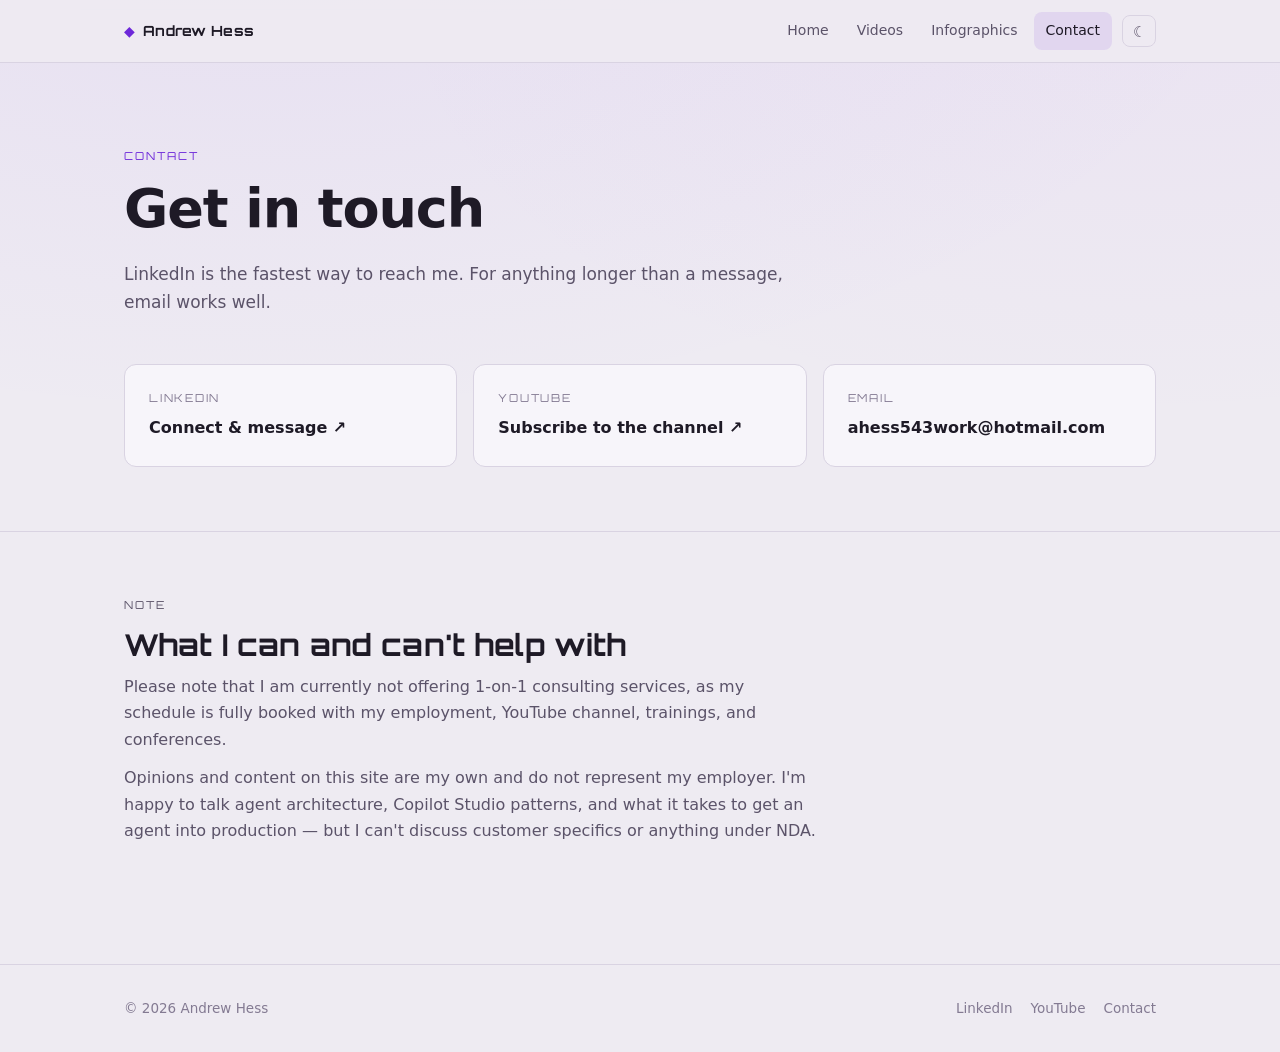
<file: contact.html>
<!DOCTYPE html>
<html lang="en" data-theme="dark">
<head>
<meta charset="utf-8">
<meta name="viewport" content="width=device-width, initial-scale=1">
<title>Contact — Andrew Hess</title>
<meta name="description" content="Get in touch with Andrew Hess — LinkedIn, YouTube, and email.">
<link rel="preconnect" href="https://fonts.googleapis.com">
<link rel="preconnect" href="https://fonts.gstatic.com" crossorigin>
<link rel="stylesheet" href="https://fonts.googleapis.com/css2?family=Orbitron:wght@400..900&display=swap">
<link rel="stylesheet" href="assets/css/styles.css?v=202608242310">
<link rel="icon" href="data:image/svg+xml,<svg xmlns='http://www.w3.org/2000/svg' viewBox='0 0 32 32'><text y='25' x='3' font-size='24' font-family='monospace' fill='%23a78bfa'>A</text></svg>">
<script src="assets/js/site.js?v=202608242310"></script>
</head>
<body>
<a class="skip-link" href="#main">Skip to content</a>

<header class="site-header">
  <div class="wrap">
    <a class="brand" href="index.html"><span class="brand-mark">&#9670;</span><span class="brand-full">Andrew Hess</span></a>
    <nav class="nav" aria-label="Main">
      <a href="index.html">Home</a>
      <a href="videos.html">Videos</a>
      <a href="infographics.html">Infographics</a>
      <a href="contact.html">Contact</a>
      <button class="theme-toggle" type="button" aria-label="Toggle theme">&#9728;</button>
    </nav>
  </div>
</header>

<main id="main">

  <section class="hero">
    <div class="wrap">
      <p class="eyebrow">Contact</p>
      <h1>Get in touch</h1>
      <p class="lede">
        LinkedIn is the fastest way to reach me. For anything longer than a message,
        email works well.
      </p>
    </div>
  </section>

  <section class="section">
    <div class="wrap">
      <div class="contact-grid">
        <a class="contact-card" href="https://www.linkedin.com/in/andrewhess123/" target="_blank" rel="noopener noreferrer">
          <div class="label">LinkedIn</div>
          <div class="value">Connect &amp; message &#8599;</div>
        </a>
        <a class="contact-card" href="https://www.youtube.com/@andrewhess123" target="_blank" rel="noopener noreferrer">
          <div class="label">YouTube</div>
          <div class="value">Subscribe to the channel &#8599;</div>
        </a>
        <a class="contact-card" href="mailto:ahess543work@hotmail.com">
          <div class="label">Email</div>
          <div class="value">ahess543work@hotmail.com</div>
        </a>
      </div>
    </div>
  </section>

  <section class="section">
    <div class="wrap">
      <div class="section-head">
        <p class="eyebrow">Note</p>
        <h2>What I can and can't help with</h2>
        <p style="margin-bottom: 12px;">
          Please note that I am currently not offering 1-on-1 consulting services, as my schedule is fully booked with my employment, YouTube channel, trainings, and conferences.
        </p>
        <p>
          Opinions and content on this site are my own and do not represent my employer.
          I'm happy to talk agent architecture, Copilot Studio patterns, and what it takes
          to get an agent into production &mdash; but I can't discuss customer specifics
          or anything under NDA.
        </p>
      </div>
    </div>
  </section>

</main>

<footer class="site-footer">
  <div class="wrap">
    <p>&copy; <span id="year">2026</span> Andrew Hess</p>
    <div class="footer-links">
      <a href="https://www.linkedin.com/in/andrewhess123/" target="_blank" rel="noopener noreferrer">LinkedIn</a>
      <a href="https://www.youtube.com/@andrewhess123" target="_blank" rel="noopener noreferrer">YouTube</a>
      <a href="contact.html">Contact</a>
    </div>
  </div>
</footer>
</body>
</html>
</file>
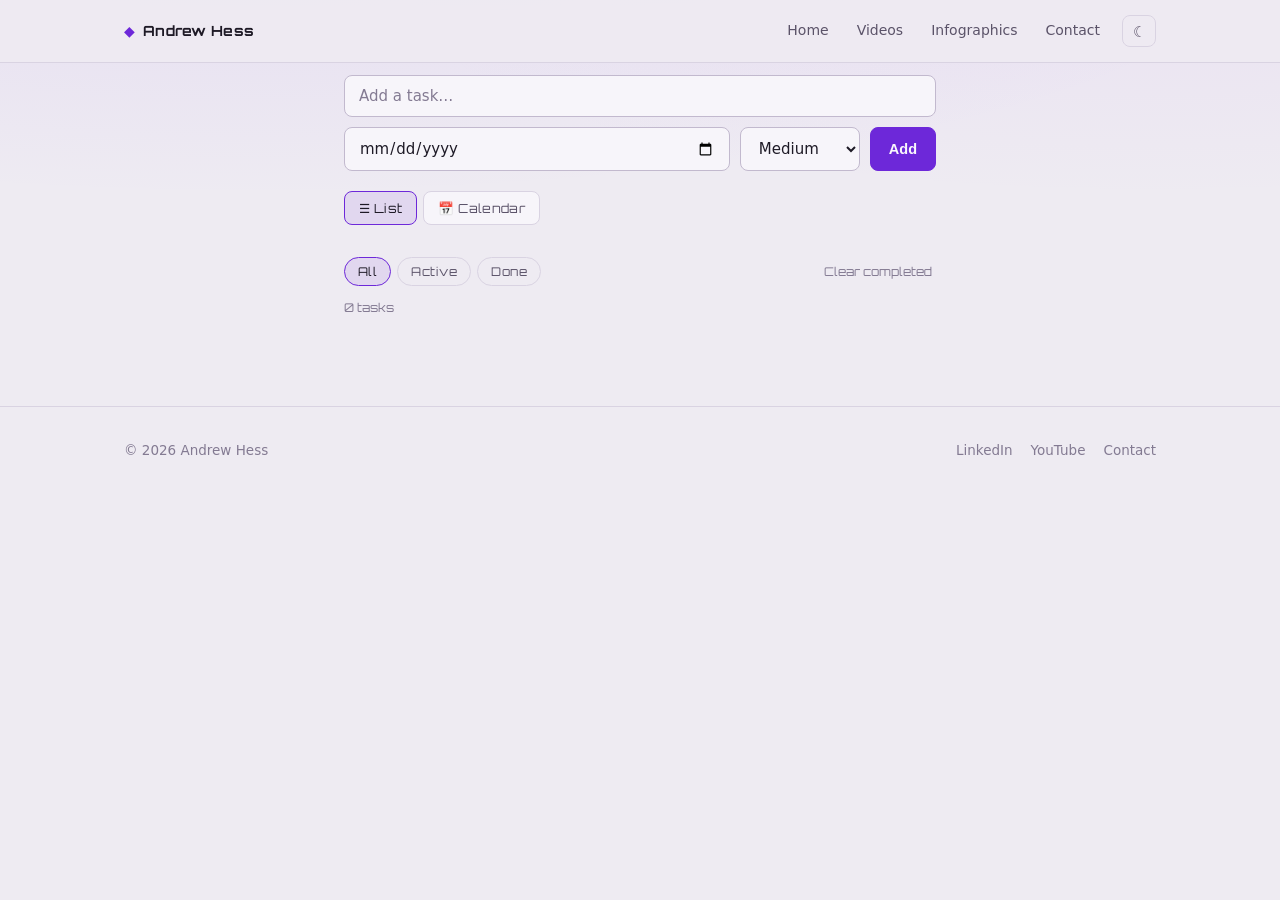
<file: tasklist.html>
<!DOCTYPE html>
<html lang="en" data-theme="dark">
<head>
<meta charset="utf-8">
<meta name="viewport" content="width=device-width, initial-scale=1">
<title>Tasks — Andrew Hess</title>
<meta name="robots" content="noindex, nofollow">
<link rel="preconnect" href="https://fonts.googleapis.com">
<link rel="preconnect" href="https://fonts.gstatic.com" crossorigin>
<link rel="stylesheet" href="https://fonts.googleapis.com/css2?family=Orbitron:wght@400..900&display=swap">
<link rel="stylesheet" href="assets/css/styles.css?v=202608242310">
<link rel="stylesheet" href="assets/css/tasklist.css?v=202609061146">
<link rel="icon" href="data:image/svg+xml,<svg xmlns='http://www.w3.org/2000/svg' viewBox='0 0 32 32'><text y='25' x='3' font-size='24' font-family='monospace' fill='%23a78bfa'>A</text></svg>">
<script src="assets/js/site.js?v=202608242310"></script>
</head>
<body>
<a class="skip-link" href="#main">Skip to content</a>

<header class="site-header">
  <div class="wrap">
    <a class="brand" href="index.html"><span class="brand-mark">&#9670;</span><span class="brand-full">Andrew Hess</span></a>
    <nav class="nav" aria-label="Main">
      <a href="index.html">Home</a>
      <a href="videos.html">Videos</a>
      <a href="infographics.html">Infographics</a>
      <a href="contact.html">Contact</a>
      <button class="theme-toggle" type="button" aria-label="Toggle theme">&#9728;</button>
    </nav>
  </div>
</header>

<main id="main">

  <section class="section" style="padding-top: 12px;">
    <div class="wrap wrap-narrow">

      <form id="task-form" class="task-form">
        <input
          id="task-input"
          type="text"
          name="task"
          placeholder="Add a task&hellip;"
          autocomplete="off"
          maxlength="200"
          required
        >
        <input
          id="task-date"
          type="date"
          name="date"
          aria-label="Due date"
        >
        <select id="task-priority" name="priority" aria-label="Priority">
          <option value="low">Low</option>
          <option value="medium" selected>Medium</option>
          <option value="high">High</option>
        </select>
        <button class="btn btn-primary" type="submit">Add</button>
      </form>

      <div class="view-toggle" role="group" aria-label="Switch view">
        <button class="view-btn is-active" type="button" data-view="list">&#9776; List</button>
        <button class="view-btn" type="button" data-view="calendar">&#128197; Calendar</button>
      </div>

      <div id="list-view" class="view-panel">
        <ul id="task-list" class="task-list"></ul>
        <p id="task-empty" class="state" hidden>No tasks yet &mdash; add one above.</p>
        <div class="task-toolbar">
          <div class="task-filters" role="group" aria-label="Filter tasks">
            <button class="filter-btn is-active" type="button" data-filter="all">All</button>
            <button class="filter-btn" type="button" data-filter="active">Active</button>
            <button class="filter-btn" type="button" data-filter="done">Done</button>
          </div>
          <button class="task-clear" id="clear-done" type="button">Clear completed</button>
        </div>
        <p class="task-count"><span id="task-count-text">0 tasks</span></p>
      </div>

      <div id="calendar-view" class="view-panel" hidden>
        <div class="cal-nav">
          <button class="cal-nav-btn" id="cal-prev" type="button" aria-label="Previous month">&#8592;</button>
          <h2 id="cal-title" class="cal-title">&nbsp;</h2>
          <button class="cal-nav-btn" id="cal-next" type="button" aria-label="Next month">&#8594;</button>
        </div>
        <div class="cal-weekdays">
          <span>S</span><span>M</span><span>T</span><span>W</span><span>T</span><span>F</span><span>S</span>
        </div>
        <div id="cal-grid" class="cal-grid"></div>
      </div>

    </div>
  </section>

</main>

<div id="task-modal-backdrop" class="task-modal-backdrop" hidden>
  <div class="task-modal" role="dialog" aria-modal="true" aria-labelledby="task-modal-text">
    <p id="task-modal-text" class="task-modal-text"></p>
    <p id="task-modal-date" class="task-modal-date"></p>
    <button id="task-modal-close" class="task-modal-close" type="button">Close</button>
  </div>
</div>

<div id="edit-modal-backdrop" class="task-modal-backdrop" hidden>
  <div class="task-modal" role="dialog" aria-modal="true" aria-labelledby="edit-modal-title">
    <p id="edit-modal-title" class="task-modal-text">Edit task</p>
    <form id="edit-modal-form" class="edit-modal-form">
      <label class="edit-modal-label" for="edit-task-text">Task</label>
      <input id="edit-task-text" type="text" maxlength="200" required>

      <label class="edit-modal-label" for="edit-task-date">Due date</label>
      <input id="edit-task-date" type="date">

      <label class="edit-modal-label" for="edit-task-priority">Priority</label>
      <select id="edit-task-priority">
        <option value="low">Low</option>
        <option value="medium">Medium</option>
        <option value="high">High</option>
      </select>

      <div class="edit-modal-actions">
        <button id="edit-modal-cancel" class="task-modal-close task-modal-close-secondary" type="button">Cancel</button>
        <button class="task-modal-close" type="submit">Save</button>
      </div>
    </form>
  </div>
</div>

<footer class="site-footer">
  <div class="wrap">
    <p>&copy; <span id="year">2026</span> Andrew Hess</p>
    <div class="footer-links">
      <a href="https://www.linkedin.com/in/andrewhess123/" target="_blank" rel="noopener noreferrer">LinkedIn</a>
      <a href="https://www.youtube.com/@andrewhess123" target="_blank" rel="noopener noreferrer">YouTube</a>
      <a href="contact.html">Contact</a>
    </div>
  </div>
</footer>

<script src="assets/js/tasklist.js?v=202609061136"></script>
</body>
</html>
</file>
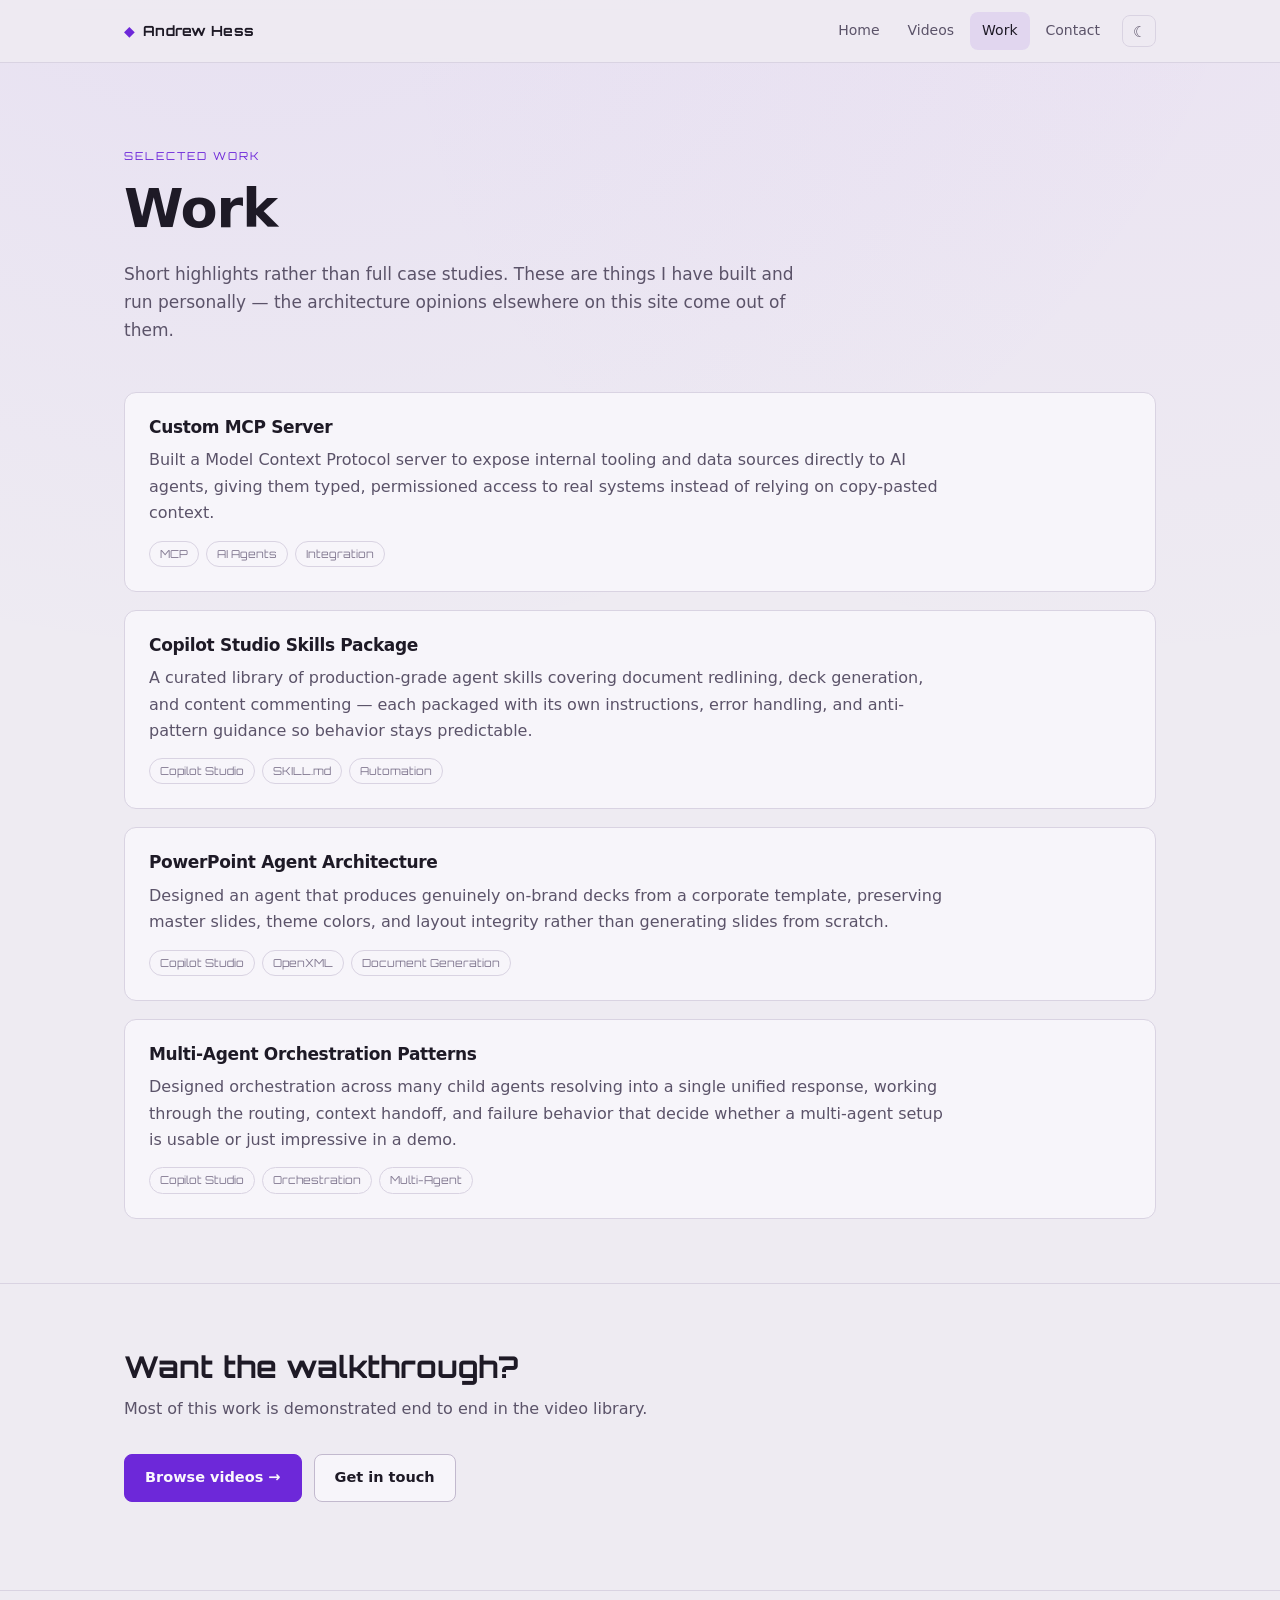
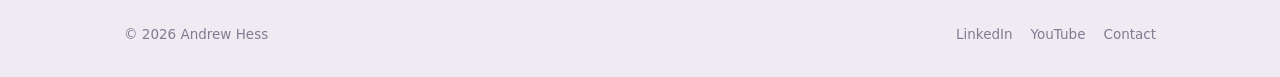
<file: work.html>
<!DOCTYPE html>
<html lang="en" data-theme="dark">
<head>
<meta charset="utf-8">
<meta name="viewport" content="width=device-width, initial-scale=1">
<title>Work — Andrew Hess</title>
<meta name="description" content="Selected hands-on projects by Andrew Hess, including custom MCP server work, Copilot Studio skills packages, and document generation agents.">
<link rel="preconnect" href="https://fonts.googleapis.com">
<link rel="preconnect" href="https://fonts.gstatic.com" crossorigin>
<link rel="stylesheet" href="https://fonts.googleapis.com/css2?family=Orbitron:wght@400..900&display=swap">
<link rel="stylesheet" href="assets/css/styles.css?v=202608242310">
<link rel="icon" href="data:image/svg+xml,<svg xmlns='http://www.w3.org/2000/svg' viewBox='0 0 32 32'><text y='25' x='3' font-size='24' font-family='monospace' fill='%23a78bfa'>A</text></svg>">
<script src="assets/js/site.js?v=202608242310"></script>
</head>
<body>
<a class="skip-link" href="#main">Skip to content</a>

<header class="site-header">
  <div class="wrap">
    <a class="brand" href="index.html"><span class="brand-mark">&#9670;</span><span class="brand-full">Andrew Hess</span></a>
    <nav class="nav" aria-label="Main">
      <a href="index.html">Home</a>
      <a href="videos.html">Videos</a>
      <a href="work.html">Work</a>
      <a href="contact.html">Contact</a>
      <button class="theme-toggle" type="button" aria-label="Toggle theme">&#9728;</button>
    </nav>
  </div>
</header>

<main id="main">

  <section class="hero">
    <div class="wrap">
      <p class="eyebrow">Selected work</p>
      <h1>Work</h1>
      <p class="lede">
        Short highlights rather than full case studies. These are things I have built
        and run personally &mdash; the architecture opinions elsewhere on this site come
        out of them.
      </p>
    </div>
  </section>

  <section class="section">
    <div class="wrap">
      <div id="project-list" class="project-list">
        <p class="state">Loading&hellip;</p>
      </div>
    </div>
  </section>

  <section class="section">
    <div class="wrap">
      <div class="section-head">
        <h2>Want the walkthrough?</h2>
        <p>Most of this work is demonstrated end to end in the video library.</p>
      </div>
      <div class="actions">
        <a class="btn btn-primary" href="videos.html">Browse videos &#8594;</a>
        <a class="btn" href="contact.html">Get in touch</a>
      </div>
    </div>
  </section>

</main>

<footer class="site-footer">
  <div class="wrap">
    <p>&copy; <span id="year">2026</span> Andrew Hess</p>
    <div class="footer-links">
      <a href="https://www.linkedin.com/in/andrewhess123/" target="_blank" rel="noopener noreferrer">LinkedIn</a>
      <a href="https://www.youtube.com/@andrewhess123" target="_blank" rel="noopener noreferrer">YouTube</a>
      <a href="contact.html">Contact</a>
    </div>
  </div>
</footer>

<script src="assets/js/projects.js?v=202608242310"></script>
</body>
</html>
</file>
<file: assets/css/styles.css>
/* ==========================================================================
   Andrew Hess — personal site
   Plain CSS. No build step. Dark-first with a light theme via [data-theme].
   ========================================================================== */

/* ---- Tokens ---- */
:root {
  --bg: #0c0913;
  --bg-tint-a: rgba(139, 92, 246, 0.10);
  --bg-tint-b: rgba(192, 132, 252, 0.06);
  --surface: #16111f;
  --surface-2: #1d1729;
  --border: #2a2238;
  --border-strong: #3a2f4d;
  --text: #ece9f2;
  --text-muted: #a49cb4;
  --text-dim: #776e86;
  --accent: #a78bfa;
  --accent-soft: rgba(167, 139, 250, 0.14);
  --accent-2: #d8b4fe;

  --font-sans: ui-sans-serif, system-ui, -apple-system, "Segoe UI", Roboto,
    "Helvetica Neue", Arial, sans-serif;
  --font-display: "Orbitron", ui-sans-serif, system-ui, "Segoe UI", sans-serif;
  --font-mono: ui-monospace, "Cascadia Mono", "SF Mono", Menlo, Consolas,
    "Liberation Mono", monospace;

  --max-w: 1080px;
  --radius: 12px;
  --radius-sm: 8px;
}

[data-theme="light"] {
  --bg: #eeebf2;
  --bg-tint-a: rgba(124, 58, 237, 0.07);
  --bg-tint-b: rgba(168, 85, 247, 0.05);
  --surface: #f7f5fa;
  --surface-2: #e8e4ee;
  --border: #d9d3e2;
  --border-strong: #c2b9ce;
  --text: #1e1a26;
  --text-muted: #5b5369;
  --text-dim: #837a92;
  --accent: #6d28d9;
  --accent-soft: rgba(109, 40, 217, 0.10);
  --accent-2: #9333ea;
}

/* ---- Base ---- */
*,
*::before,
*::after {
  box-sizing: border-box;
}

html {
  scroll-behavior: smooth;
}

body {
  margin: 0;
  background-color: var(--bg);
  background-image:
    radial-gradient(ellipse 80% 50% at 20% -10%, var(--bg-tint-a), transparent),
    radial-gradient(ellipse 60% 40% at 90% 0%, var(--bg-tint-b), transparent);
  background-repeat: no-repeat;
  color: var(--text);
  font-family: var(--font-sans);
  font-size: 16px;
  line-height: 1.65;
  -webkit-font-smoothing: antialiased;
  text-rendering: optimizeLegibility;
}

img {
  max-width: 100%;
  display: block;
}

a {
  color: var(--accent);
  text-decoration: none;
}

a:hover {
  text-decoration: underline;
}

h1,
h2,
h3 {
  line-height: 1.2;
  letter-spacing: -0.02em;
  margin: 0;
  font-weight: 650;
}

/* Orbitron is a display face — used for section headings and short labels only,
   never for body copy or the name, where its width hurts readability. */
h2 {
  font-family: var(--font-display);
  font-weight: 700;
  letter-spacing: 0.005em;
  line-height: 1.28;
}

p {
  margin: 0;
}

:focus-visible {
  outline: 2px solid var(--accent);
  outline-offset: 3px;
  border-radius: 4px;
}

.wrap {
  width: 100%;
  max-width: var(--max-w);
  margin-inline: auto;
  padding-inline: 24px;
}

.skip-link {
  position: absolute;
  left: -9999px;
}

.skip-link:focus {
  left: 16px;
  top: 16px;
  z-index: 100;
  background: var(--surface);
  border: 1px solid var(--accent);
  padding: 10px 16px;
  border-radius: var(--radius-sm);
}

/* ---- Eyebrow / small caps label ---- */
.eyebrow {
  font-family: var(--font-display);
  font-size: 11px;
  letter-spacing: 0.18em;
  text-transform: uppercase;
  color: var(--accent);
  margin-bottom: 12px;
}

/* ---- Header ---- */
.site-header {
  position: sticky;
  top: 0;
  z-index: 50;
  background: color-mix(in srgb, var(--bg) 88%, transparent);
  backdrop-filter: blur(10px);
  border-bottom: 1px solid var(--border);
}

.site-header .wrap {
  display: flex;
  align-items: center;
  justify-content: space-between;
  gap: 16px;
  height: 62px;
}

.brand {
  font-family: var(--font-display);
  font-weight: 700;
  font-size: 14px;
  letter-spacing: 0.02em;
  color: var(--text);
}

.brand:hover {
  text-decoration: none;
  color: var(--accent);
}

.brand .brand-mark {
  font-family: var(--font-display);
  color: var(--accent);
  margin-right: 8px;
}

.nav {
  display: flex;
  align-items: center;
  gap: 4px;
}

.nav a {
  color: var(--text-muted);
  font-size: 14px;
  padding: 7px 12px;
  border-radius: var(--radius-sm);
}

.nav a:hover {
  color: var(--text);
  background: var(--surface-2);
  text-decoration: none;
}

.nav a[aria-current="page"] {
  color: var(--text);
  background: var(--accent-soft);
}

.theme-toggle {
  margin-left: 6px;
  width: 34px;
  height: 32px;
  display: inline-grid;
  place-items: center;
  font-size: 15px;
  line-height: 1;
  cursor: pointer;
  color: var(--text-muted);
  background: transparent;
  border: 1px solid var(--border);
  border-radius: var(--radius-sm);
}

.theme-toggle:hover {
  color: var(--text);
  border-color: var(--border-strong);
}

/* ---- Hero ---- */
.hero {
  position: relative;
  padding: 84px 0 20px;
}

.home-showcase {
  position: relative;
}

.home-showcase::before {
  content: "";
  position: absolute;
  inset: 0;
  background:
    linear-gradient(
      to bottom,
      transparent 65%,
      var(--bg) 100%
    ),
    linear-gradient(
      90deg,
      var(--bg) 0%,
      color-mix(in srgb, var(--bg) 78%, transparent) 42%,
      color-mix(in srgb, var(--bg) 38%, transparent) 100%
    ),
    url("../img/cat-hero-background.png") center center / cover no-repeat;
  pointer-events: none;
}

.hero > .wrap,
.featured-section {
  position: relative;
}

/* The first section after the hero sits tight against it — no divider,
   minimal gap, so the featured content pulls up into view. */
.hero + .section {
  padding-top: 12px;
}

.hero h1 {
  font-size: clamp(34px, 6vw, 54px);
  margin-bottom: 18px;
}

/* Two-column hero: circular portrait on the left, copy to its right. */
.hero-grid {
  display: grid;
  grid-template-columns: auto minmax(0, 1fr);
  align-items: center;
  gap: 40px;
}

.hero-copy {
  min-width: 0;
}

.hero-copy .actions {
  align-items: center;
}

.hero-mascot {
  position: absolute;
  right: -20px;
  bottom: -8px;
  width: 112px;
  height: auto;
  filter: drop-shadow(0 4px 6px rgba(0, 0, 0, 0.22));
  pointer-events: none;
}

.hero-portrait {
  position: relative;
  justify-self: start;
}

.hero-photo {
  display: block;
  width: clamp(160px, 20vw, 232px);
  height: auto;
  aspect-ratio: 1 / 1;
  object-fit: cover;
  border-radius: 50%;
  border: 1px solid var(--border-strong);
  box-shadow: 0 0 0 6px var(--surface), 0 18px 40px rgba(0, 0, 0, 0.28);
}

.hero .org {
  font-family: var(--font-display);
  font-size: clamp(12.5px, 1.8vw, 15px);
  color: var(--text-muted);
  font-weight: 600;
  letter-spacing: 0.06em;
  margin-bottom: 26px;
}

.hero .lede {
  font-size: 17px;
  color: var(--text-muted);
  max-width: 62ch;
  margin-bottom: 16px;
}

.hero .lede strong {
  color: var(--text);
  font-weight: 600;
}

/* ---- Buttons ---- */
.actions {
  display: flex;
  flex-wrap: wrap;
  gap: 12px;
  margin-top: 30px;
}

.btn {
  display: inline-flex;
  align-items: center;
  gap: 9px;
  font-size: 14.5px;
  font-weight: 550;
  padding: 11px 20px;
  border-radius: var(--radius-sm);
  border: 1px solid var(--border-strong);
  color: var(--text);
  background: var(--surface);
  cursor: pointer;
  transition: border-color 0.18s ease, background 0.18s ease, color 0.18s ease;
}

.btn-sm {
  font-size: 13px;
  padding: 7px 14px;
}

.btn:hover {
  text-decoration: none;
  border-color: var(--accent);
  color: var(--accent);
}

.btn-primary {
  background: var(--accent);
  border-color: var(--accent);
  color: #150e21;
}

.btn-primary:hover {
  color: #150e21;
  filter: brightness(1.08);
}

[data-theme="light"] .btn-primary {
  color: #faf8fc;
}

[data-theme="light"] .btn-primary:hover {
  color: #faf8fc;
}

/* ---- Sections ---- */
.section {
  padding: 64px 0;
  border-bottom: 1px solid var(--border);
}

.section:last-of-type {
  border-bottom: 0;
}

.section-head {
  margin-bottom: 32px;
  max-width: 68ch;
}

.section-head h2 {
  font-size: clamp(23px, 3.4vw, 30px);
  margin-bottom: 10px;
}

.section-head p {
  color: var(--text-muted);
}

/* ---- Capability grid ---- */
.cap-grid {
  display: grid;
  grid-template-columns: repeat(auto-fit, minmax(240px, 1fr));
  gap: 16px;
}

.cap {
  background: var(--surface);
  border: 1px solid var(--border);
  border-radius: var(--radius);
  padding: 22px;
}

.cap h3 {
  font-size: 15px;
  margin-bottom: 12px;
}

.cap ul {
  margin: 0;
  padding: 0;
  list-style: none;
  display: flex;
  flex-wrap: wrap;
  gap: 7px;
}

.cap li {
  font-family: var(--font-display);
  font-size: 12px;
  color: var(--text-muted);
  background: var(--surface-2);
  border: 1px solid var(--border);
  border-radius: 999px;
  padding: 4px 11px;
}

/* ---- Proof points ---- */
.proof {
  display: grid;
  grid-template-columns: repeat(auto-fit, minmax(220px, 1fr));
  gap: 16px;
}

.proof-item {
  border-left: 2px solid var(--accent);
  padding: 4px 0 4px 18px;
}

.proof-item h3 {
  font-size: 15px;
  margin-bottom: 6px;
}

.proof-item p {
  font-size: 14.5px;
  color: var(--text-muted);
}

/* ---- Video library ---- */
.video-cat {
  margin-bottom: 56px;
}

.video-cat:last-child {
  margin-bottom: 0;
}

.cat-head {
  display: flex;
  align-items: baseline;
  justify-content: space-between;
  gap: 16px;
  flex-wrap: wrap;
  padding-bottom: 12px;
  margin-bottom: 24px;
  border-bottom: 1px solid var(--border);
}

.cat-head h2 {
  font-size: 21px;
}

.cat-head .count {
  font-family: var(--font-display);
  font-size: 12px;
  color: var(--text-dim);
}

.cat-head p {
  flex-basis: 100%;
  color: var(--text-muted);
  font-size: 14.5px;
}

.video-grid {
  display: grid;
  grid-template-columns: repeat(auto-fill, minmax(290px, 1fr));
  gap: 22px;
}

.featured-head {
  max-width: none;
  display: flex;
  align-items: end;
  justify-content: space-between;
  gap: 24px;
}

.featured-head p {
  text-align: right;
}

.featured-head .btn {
  border: 1px solid var(--accent);
}

.featured-wrap {
  max-width: 1680px;
}

.section.featured-section {
  padding-bottom: 28px;
}

.home-showcase + .section {
  padding-top: 28px;
}

.featured-grid {
  grid-template-columns: repeat(5, minmax(0, 1fr));
  gap: 18px;
}

@media (max-width: 1200px) {
  .featured-grid {
    grid-template-columns: repeat(3, minmax(0, 1fr));
  }
}

.video-card {
  display: flex;
  flex-direction: column;
  background: var(--surface);
  border: 1px solid var(--border);
  border-radius: var(--radius);
  overflow: hidden;
  color: inherit;
  transition: border-color 0.18s ease, transform 0.18s ease;
}

a.video-card:hover {
  text-decoration: none;
  border-color: var(--accent);
  transform: translateY(-3px);
}

.video-thumb {
  position: relative;
  aspect-ratio: 16 / 9;
  background: var(--surface-2);
  overflow: hidden;
}

.video-thumb img {
  width: 100%;
  height: 100%;
  object-fit: cover;
}

/* placeholder shown when a video has no URL yet */
.video-thumb.is-empty {
  display: grid;
  place-items: center;
  background:
    linear-gradient(135deg, var(--surface-2), var(--surface));
  border-bottom: 1px solid var(--border);
}

.video-thumb.is-empty span {
  font-family: var(--font-display);
  font-size: 11px;
  letter-spacing: 0.14em;
  text-transform: uppercase;
  color: var(--text-dim);
}

.play-badge {
  position: absolute;
  inset: 0;
  display: grid;
  place-items: center;
  background: rgba(18, 10, 28, 0.34);
  opacity: 0;
  transition: opacity 0.18s ease;
}

a.video-card:hover .play-badge {
  opacity: 1;
}

.play-badge span {
  width: 48px;
  height: 48px;
  border-radius: 50%;
  display: grid;
  place-items: center;
  background: var(--accent);
  color: #150e21;
  font-size: 15px;
  padding-left: 3px;
}

.video-body {
  padding: 18px 18px 20px;
  display: flex;
  flex-direction: column;
  gap: 8px;
  flex: 1;
}

.video-body h3 {
  font-size: 16px;
}

.video-body p {
  font-size: 14px;
  color: var(--text-muted);
}

.video-meta {
  margin-top: auto;
  padding-top: 6px;
  font-family: var(--font-display);
  font-size: 11px;
  letter-spacing: 0.1em;
  text-transform: uppercase;
  color: var(--text-dim);
}

.featured-flag {
  color: var(--accent-2);
}

/* ---- Work / projects ---- */
.project-list {
  display: grid;
  gap: 18px;
}

.project {
  background: var(--surface);
  border: 1px solid var(--border);
  border-radius: var(--radius);
  padding: 24px;
}

.project h3 {
  font-size: 17px;
  margin-bottom: 10px;
}

.project p {
  color: var(--text-muted);
  max-width: 78ch;
}

.tags {
  display: flex;
  flex-wrap: wrap;
  gap: 7px;
  margin-top: 14px;
}

.tags span {
  font-family: var(--font-display);
  font-size: 11px;
  color: var(--text-dim);
  border: 1px solid var(--border);
  border-radius: 999px;
  padding: 3px 10px;
}

/* ---- Infographics ---- */
.infographic-grid {
  display: grid;
  grid-template-columns: repeat(auto-fill, minmax(320px, 1fr));
  gap: 24px;
}

.infographic-card {
  display: flex;
  flex-direction: column;
  background: var(--surface);
  border: 1px solid var(--border);
  border-radius: var(--radius);
  overflow: hidden;
  transition: border-color 0.18s ease, transform 0.18s ease, box-shadow 0.18s ease;
}

.infographic-card:hover {
  border-color: var(--accent);
  transform: translateY(-3px);
  box-shadow: 0 12px 30px rgba(0, 0, 0, 0.25);
}

.infographic-thumb-wrap {
  position: relative;
  background: var(--surface-2);
  border-bottom: 1px solid var(--border);
  overflow: hidden;
  cursor: pointer;
  aspect-ratio: 4 / 5;
  display: flex;
  align-items: center;
  justify-content: center;
}

.infographic-thumb-wrap img {
  width: 100%;
  height: 100%;
  object-fit: cover;
  object-position: top center;
  transition: transform 0.22s ease;
}

.infographic-card:hover .infographic-thumb-wrap img {
  transform: scale(1.02);
}

.infographic-badge {
  position: absolute;
  top: 12px;
  left: 12px;
  font-family: var(--font-display);
  font-size: 12px;
  font-weight: 700;
  letter-spacing: 0.08em;
  background: var(--surface);
  color: var(--accent);
  border: 1px solid var(--border-strong);
  border-radius: 999px;
  padding: 4px 11px;
  box-shadow: 0 2px 8px rgba(0, 0, 0, 0.4);
  z-index: 2;
}

[data-theme="light"] .infographic-badge {
  background: #ffffff;
  color: var(--accent);
  border-color: var(--border-strong);
  box-shadow: 0 2px 8px rgba(0, 0, 0, 0.12);
}

.infographic-zoom-overlay {
  position: absolute;
  inset: 0;
  display: grid;
  place-items: center;
  background: rgba(18, 10, 28, 0.4);
  opacity: 0;
  transition: opacity 0.18s ease;
}

.infographic-card:hover .infographic-zoom-overlay {
  opacity: 1;
}

.infographic-zoom-overlay span {
  font-family: var(--font-display);
  font-size: 12px;
  font-weight: 700;
  letter-spacing: 0.08em;
  padding: 8px 16px;
  border-radius: 999px;
  background: var(--accent);
  color: #150e21;
}

[data-theme="light"] .infographic-zoom-overlay span {
  color: #faf8fc;
}

.infographic-body {
  padding: 20px;
  display: flex;
  flex-direction: column;
  gap: 10px;
  flex: 1;
}

.infographic-body h3 {
  font-size: 17px;
}

.infographic-body p {
  font-size: 14px;
  color: var(--text-muted);
}

.infographic-actions {
  margin-top: auto;
  padding-top: 12px;
  display: flex;
  align-items: center;
  gap: 10px;
}

/* ---- Infographic Lightbox Modal ---- */
.lightbox-backdrop {
  position: fixed;
  inset: 0;
  z-index: 100;
  background: rgba(10, 7, 16, 0.88);
  backdrop-filter: blur(8px);
  display: flex;
  align-items: center;
  justify-content: center;
  padding: 24px;
}

.lightbox-backdrop[hidden] {
  display: none !important;
}

.lightbox-content {
  position: relative;
  max-width: 92vw;
  max-height: 92vh;
  display: flex;
  flex-direction: column;
  align-items: center;
  background: var(--surface);
  border: 1px solid var(--border-strong);
  border-radius: var(--radius);
  padding: 16px;
  box-shadow: 0 24px 60px rgba(0, 0, 0, 0.6);
}

.lightbox-img {
  max-width: 100%;
  max-height: calc(92vh - 80px);
  object-fit: contain;
  border-radius: var(--radius-sm);
}

.lightbox-controls {
  display: flex;
  align-items: center;
  justify-content: space-between;
  width: 100%;
  padding-top: 12px;
  gap: 16px;
}

.lightbox-title {
  font-family: var(--font-display);
  font-size: 14px;
  color: var(--text);
  font-weight: 600;
}

.lightbox-close {
  position: absolute;
  top: -12px;
  right: -12px;
  width: 34px;
  height: 34px;
  border-radius: 50%;
  background: var(--surface-2);
  color: var(--text);
  border: 1px solid var(--border-strong);
  font-size: 20px;
  display: grid;
  place-items: center;
  cursor: pointer;
  line-height: 1;
  z-index: 10;
}

.lightbox-close:hover {
  background: var(--accent);
  color: #150e21;
}

/* ---- Contact ---- */
.contact-grid {
  display: grid;
  grid-template-columns: repeat(auto-fit, minmax(250px, 1fr));
  gap: 16px;
}

.contact-card {
  display: block;
  background: var(--surface);
  border: 1px solid var(--border);
  border-radius: var(--radius);
  padding: 24px;
  color: inherit;
  transition: border-color 0.18s ease, transform 0.18s ease;
}

a.contact-card:hover {
  text-decoration: none;
  border-color: var(--accent);
  transform: translateY(-3px);
}

.contact-card .label {
  font-family: var(--font-display);
  font-size: 11px;
  letter-spacing: 0.16em;
  text-transform: uppercase;
  color: var(--text-dim);
  margin-bottom: 8px;
}

.contact-card .value {
  font-size: 16px;
  font-weight: 550;
  word-break: break-word;
}

/* ---- Footer ---- */
.site-footer {
  border-top: 1px solid var(--border);
  padding: 32px 0;
  margin-top: 24px;
}

.site-footer .wrap {
  display: flex;
  flex-wrap: wrap;
  gap: 12px;
  align-items: center;
  justify-content: space-between;
}

.site-footer p,
.site-footer a {
  font-size: 13.5px;
  color: var(--text-dim);
}

.footer-links {
  display: flex;
  gap: 18px;
}

/* ---- Loading / empty states ---- */
.state {
  font-family: var(--font-display);
  font-size: 13px;
  color: var(--text-dim);
  padding: 20px 0;
}

/* ---- Motion / responsive ---- */
@media (prefers-reduced-motion: reduce) {
  html {
    scroll-behavior: auto;
  }

  * {
    transition: none !important;
  }
}

@media (max-width: 760px) {
  .hero-mascot {
    width: 88px;
    right: -16px;
  }

  .home-showcase::before {
    background:
      linear-gradient(
        180deg,
        var(--bg) 0%,
        color-mix(in srgb, var(--bg) 76%, transparent) 48%,
        var(--bg) 100%
      ),
      url("../img/cat-hero-background.png") center center / cover no-repeat;
  }

  .hero-grid {
    grid-template-columns: 1fr;
    justify-items: center;
    text-align: center;
    gap: 24px;
  }

  .hero-portrait {
    justify-self: center;
  }

  .hero-copy .actions {
    justify-content: center;
  }

  .featured-head {
    align-items: start;
    flex-direction: column;
    gap: 6px;
  }

  .featured-head p {
    text-align: left;
  }

  .featured-grid {
    grid-template-columns: repeat(2, minmax(0, 1fr));
  }

}

@media (max-width: 640px) {
  .hero {
    padding: 56px 0 16px;
  }

  .hero + .section {
    padding-top: 8px;
  }

  .section {
    padding: 48px 0;
  }

  .nav a {
    padding: 7px 9px;
    font-size: 13.5px;
  }

  .brand span.brand-full {
    display: none;
  }

}

@media (max-width: 460px) {
  .featured-grid {
    grid-template-columns: 1fr;
  }
}
</file>
<file: assets/css/tasklist.css>
/* ==========================================================================
   Task list page — scoped styles, mobile-first.
   Not linked from nav; relies on tokens defined in styles.css.
   ========================================================================== */

html[data-theme="dark"] {
  --bg: #221d30;
}

.wrap-narrow {
  max-width: 640px;
}

.task-form {
  display: flex;
  flex-wrap: wrap;
  gap: 10px;
  margin-bottom: 20px;
}

.task-form input {
  flex: 1;
  min-width: 0;
  font-family: var(--font-sans);
  font-size: 15px;
  color: var(--text);
  background: var(--surface);
  border: 1px solid var(--border-strong);
  border-radius: var(--radius-sm);
  padding: 11px 14px;
}

.task-form select {
  min-width: 0;
  font-family: var(--font-sans);
  font-size: 15px;
  color: var(--text);
  background: var(--surface);
  border: 1px solid var(--border-strong);
  border-radius: var(--radius-sm);
  padding: 11px 14px;
}

.task-form input::placeholder {
  color: var(--text-dim);
}

.task-form input:focus-visible {
  outline: 2px solid var(--accent);
  outline-offset: 2px;
}

#task-input {
  flex: 1 1 100%;
}

#task-date {
  flex: 1 1 150px;
  color-scheme: dark;
}

[data-theme="light"] #task-date {
  color-scheme: light;
}

#task-priority {
  flex: 0 1 120px;
  color-scheme: dark;
  cursor: pointer;
}

[data-theme="light"] #task-priority {
  color-scheme: light;
}

.task-form .btn {
  flex-shrink: 0;
  padding: 11px 18px;
}

.task-toolbar {
  display: flex;
  flex-wrap: wrap;
  align-items: center;
  justify-content: space-between;
  gap: 10px;
  margin-top: 4px;
  margin-bottom: 12px;
}

.task-filters {
  display: flex;
  gap: 6px;
}

.filter-btn {
  font-family: var(--font-display);
  font-size: 12px;
  letter-spacing: 0.04em;
  color: var(--text-muted);
  background: transparent;
  border: 1px solid var(--border);
  border-radius: 999px;
  padding: 6px 13px;
  cursor: pointer;
}

.filter-btn:hover {
  color: var(--text);
  border-color: var(--border-strong);
}

.filter-btn.is-active {
  color: var(--text);
  background: var(--accent-soft);
  border-color: var(--accent);
}

.task-clear {
  font-family: var(--font-display);
  font-size: 12px;
  color: var(--text-dim);
  background: transparent;
  border: none;
  cursor: pointer;
  padding: 6px 4px;
}

.task-clear:hover {
  color: var(--accent);
  text-decoration: underline;
}

.task-list {
  list-style: none;
  margin: 0 0 12px;
  padding: 0;
  display: grid;
  gap: 8px;
}

.task-item {
  display: flex;
  flex-wrap: wrap;
  align-items: center;
  gap: 12px;
  background: var(--surface);
  border: 1px solid var(--border);
  border-radius: var(--radius);
  padding: 12px 14px;
  touch-action: pan-y;
}

.task-item.is-done {
  opacity: 0.6;
}

.task-item.is-done .task-label {
  text-decoration: line-through;
  color: var(--text-dim);
}

.task-item.is-dragging {
  position: fixed;
  z-index: 200;
  opacity: 0.95;
  box-shadow: 0 20px 45px rgba(0, 0, 0, 0.4), 0 0 0 1px var(--accent);
  transform: scale(1.03) rotate(-1deg);
  cursor: grabbing;
  pointer-events: none;
}

.task-item-placeholder {
  border-radius: var(--radius);
  border: 2px dashed var(--border-strong);
  background: var(--accent-soft);
}

.task-item.is-drag-over {
  border-top: 2px solid var(--accent);
}

.drag-handle {
  flex-shrink: 0;
  display: inline-block;
  color: var(--text-dim);
  font-size: 15px;
  line-height: 1;
  cursor: grab;
  padding: 4px 2px;
  touch-action: none;
  -webkit-user-drag: element;
  user-select: none;
  -webkit-user-select: none;
}

.drag-handle:active {
  cursor: grabbing;
}

.task-priority-badge {
  align-self: flex-start;
  font-family: var(--font-display);
  font-size: 10px;
  letter-spacing: 0.04em;
  border-radius: 999px;
  padding: 2px 8px;
  border: 1px solid transparent;
  cursor: pointer;
  margin-top: 2px;
  forced-color-adjust: none;
}

.task-priority-badge.priority-low {
  color: #60a5fa;
  background: rgba(96, 165, 250, 0.14);
  border-color: rgba(96, 165, 250, 0.35);
}

.task-priority-badge.priority-medium {
  color: #c4b5fd;
  background: rgba(251, 191, 36, 0.14);
  border-color: rgba(251, 191, 36, 0.35);
  font-weight: 700;
}

.task-priority-badge.priority-high {
  color: #f87171;
  background: rgba(248, 113, 113, 0.14);
  border-color: rgba(248, 113, 113, 0.35);
}

.task-check {
  flex-shrink: 0;
  width: 22px;
  height: 22px;
  border-radius: 6px;
  border: 1px solid var(--border-strong);
  background: transparent;
  display: grid;
  place-items: center;
  cursor: pointer;
  color: var(--accent);
  font-size: 13px;
  line-height: 1;
  padding: 0;
}

.task-item.is-done .task-check {
  background: var(--accent);
  border-color: var(--accent);
  color: #150e21;
}

.task-main {
  flex: 1;
  min-width: 0;
  display: flex;
  flex-direction: column;
  gap: 2px;
}

.task-top-row {
  display: flex;
  align-items: center;
  flex-wrap: wrap;
  gap: 8px;
}

.task-label {
  font-size: 15px;
  overflow-wrap: anywhere;
  cursor: grab;
}

.task-date {
  font-family: var(--font-display);
  font-size: 11px;
  letter-spacing: 0.04em;
  color: var(--text-dim);
  cursor: grab;
}

.task-item.is-overdue .task-date {
  color: var(--accent-2);
}

.task-delete {
  flex-shrink: 0;
  background: transparent;
  border: none;
  color: var(--text-dim);
  font-size: 16px;
  line-height: 1;
  cursor: pointer;
  padding: 4px 6px;
}

.task-delete:hover {
  color: var(--accent-2);
}

.task-edit {
  flex-shrink: 0;
  background: transparent;
  border: none;
  color: var(--text-dim);
  font-size: 15px;
  line-height: 1;
  cursor: pointer;
  padding: 4px 6px;
}

.task-edit:hover {
  color: var(--accent);
}

.task-notes-toggle {
  flex-shrink: 0;
  position: relative;
  background: transparent;
  border: none;
  border-radius: 8px;
  font-size: 15px;
  line-height: 1;
  cursor: pointer;
  padding: 4px 6px;
  opacity: 0.45;
  filter: grayscale(1);
  transition: opacity 0.15s ease, filter 0.15s ease, background 0.15s ease;
}

.task-notes-toggle:hover {
  opacity: 0.8;
}

.task-notes-toggle.has-notes {
  opacity: 1;
  filter: none;
  background: var(--accent-soft);
}

.task-notes-toggle.has-notes::after {
  content: "";
  position: absolute;
  top: 2px;
  right: 2px;
  width: 7px;
  height: 7px;
  border-radius: 50%;
  background: var(--accent);
  box-shadow: 0 0 0 1.5px var(--surface);
}

.task-notes-panel {
  flex: 1 0 100%;
  order: 10;
  margin-top: 4px;
}

.task-notes-area {
  width: 100%;
  min-height: 110px;
  resize: vertical;
  font-family: var(--font-sans);
  font-size: 13.5px;
  line-height: 1.5;
  color: var(--text);
  background: var(--surface-2);
  border: 1px solid var(--border);
  border-radius: var(--radius-sm);
  padding: 8px 10px;
}

.task-notes-area:focus-visible {
  outline: 2px solid var(--accent);
  outline-offset: 1px;
}

.task-count {
  font-family: var(--font-display);
  font-size: 12px;
  color: var(--text-dim);
}

@media (max-width: 480px) {
  .task-form {
    flex-wrap: wrap;
  }

  .task-form input,
  .task-form select {
    flex-basis: 100%;
  }

  .task-form .btn {
    flex: 1;
    justify-content: center;
  }
}

/* ---- View toggle ---- */
.view-toggle {
  display: flex;
  gap: 6px;
  margin-bottom: 20px;
}

.view-btn {
  font-family: var(--font-display);
  font-size: 12.5px;
  letter-spacing: 0.03em;
  color: var(--text-muted);
  background: var(--surface);
  border: 1px solid var(--border);
  border-radius: var(--radius-sm);
  padding: 8px 14px;
  cursor: pointer;
}

.view-btn:hover {
  color: var(--text);
  border-color: var(--border-strong);
}

.view-btn.is-active {
  color: var(--text);
  background: var(--accent-soft);
  border-color: var(--accent);
}

/* ---- Calendar ---- */
.cal-nav {
  display: flex;
  align-items: center;
  justify-content: space-between;
  gap: 12px;
  margin-bottom: 14px;
}

.cal-title {
  font-size: 16px;
  text-align: center;
}

.cal-nav-btn {
  width: 34px;
  height: 34px;
  display: grid;
  place-items: center;
  background: var(--surface);
  border: 1px solid var(--border);
  border-radius: var(--radius-sm);
  color: var(--text-muted);
  cursor: pointer;
  font-size: 15px;
}

.cal-nav-btn:hover {
  color: var(--text);
  border-color: var(--border-strong);
}

.cal-weekdays {
  display: grid;
  grid-template-columns: repeat(7, 1fr);
  gap: 4px;
  margin-bottom: 6px;
  font-family: var(--font-display);
  font-size: 11px;
  color: var(--text-dim);
  text-align: center;
}

.cal-grid {
  display: grid;
  grid-template-columns: repeat(7, 1fr);
  gap: 4px;
}

.cal-day {
  min-height: 58px;
  background: var(--surface);
  border: 1px solid var(--border);
  border-radius: 8px;
  padding: 5px 4px;
  display: flex;
  flex-direction: column;
  gap: 3px;
  overflow: hidden;
}

.cal-day.is-empty {
  background: transparent;
  border-color: transparent;
}

.cal-day.is-today {
  border-color: var(--accent);
}

.cal-day-num {
  font-family: var(--font-display);
  font-size: 11px;
  color: var(--text-dim);
}

.cal-day.is-today .cal-day-num {
  color: var(--accent);
  font-weight: 700;
}

.cal-task {
  font-size: 10.5px;
  line-height: 1.25;
  color: var(--text);
  background: var(--accent-soft);
  border-radius: 4px;
  padding: 2px 4px;
  overflow: hidden;
  text-overflow: ellipsis;
  white-space: nowrap;
  cursor: pointer;
}

.cal-task.is-done {
  color: var(--text-dim);
  text-decoration: line-through;
  background: var(--surface-2);
}

.cal-more {
  font-family: var(--font-display);
  font-size: 9.5px;
  color: var(--text-dim);
}

/* ---- Task popup modal ---- */
.task-modal-backdrop {
  position: fixed;
  inset: 0;
  background: rgba(8, 5, 14, 0.55);
  display: grid;
  place-items: center;
  padding: 20px;
  z-index: 100;
}

.task-modal-backdrop[hidden] {
  display: none;
}

.task-modal {
  width: 100%;
  max-width: 360px;
  background: var(--surface-2);
  border: 1px solid var(--border-strong);
  border-radius: var(--radius);
  padding: 20px;
  box-shadow: 0 24px 60px rgba(0, 0, 0, 0.45);
}

.task-modal-text {
  font-size: 16px;
  line-height: 1.5;
  color: var(--text);
  overflow-wrap: anywhere;
  margin-bottom: 10px;
}

.task-modal-date {
  font-family: var(--font-display);
  font-size: 12px;
  color: var(--text-dim);
  margin-bottom: 18px;
}

.task-modal-close {
  width: 100%;
  font-size: 14px;
  font-weight: 550;
  padding: 10px 16px;
  border-radius: var(--radius-sm);
  border: 1px solid var(--border-strong);
  background: var(--accent);
  color: #150e21;
  cursor: pointer;
}

[data-theme="light"] .task-modal-close {
  color: #faf8fc;
}

.edit-modal-form {
  display: flex;
  flex-direction: column;
  gap: 6px;
}

.edit-modal-label {
  font-family: var(--font-display);
  font-size: 11px;
  letter-spacing: 0.04em;
  color: var(--text-dim);
  margin-top: 6px;
}

.edit-modal-form input,
.edit-modal-form select {
  font-family: var(--font-sans);
  font-size: 15px;
  color: var(--text);
  background: var(--surface);
  border: 1px solid var(--border-strong);
  border-radius: var(--radius-sm);
  padding: 10px 12px;
  color-scheme: dark;
}

[data-theme="light"] .edit-modal-form input,
[data-theme="light"] .edit-modal-form select {
  color-scheme: light;
}

.edit-modal-actions {
  display: flex;
  gap: 10px;
  margin-top: 18px;
}

.edit-modal-actions .task-modal-close {
  width: auto;
  flex: 1;
}

.task-modal-close-secondary {
  background: transparent;
  color: var(--text);
}

@media (max-width: 480px) {
  .cal-day {
    min-height: 46px;
    padding: 3px 2px;
  }

  .cal-task {
    font-size: 9px;
  }

  .cal-day-num {
    font-size: 10px;
  }
}
</file>
